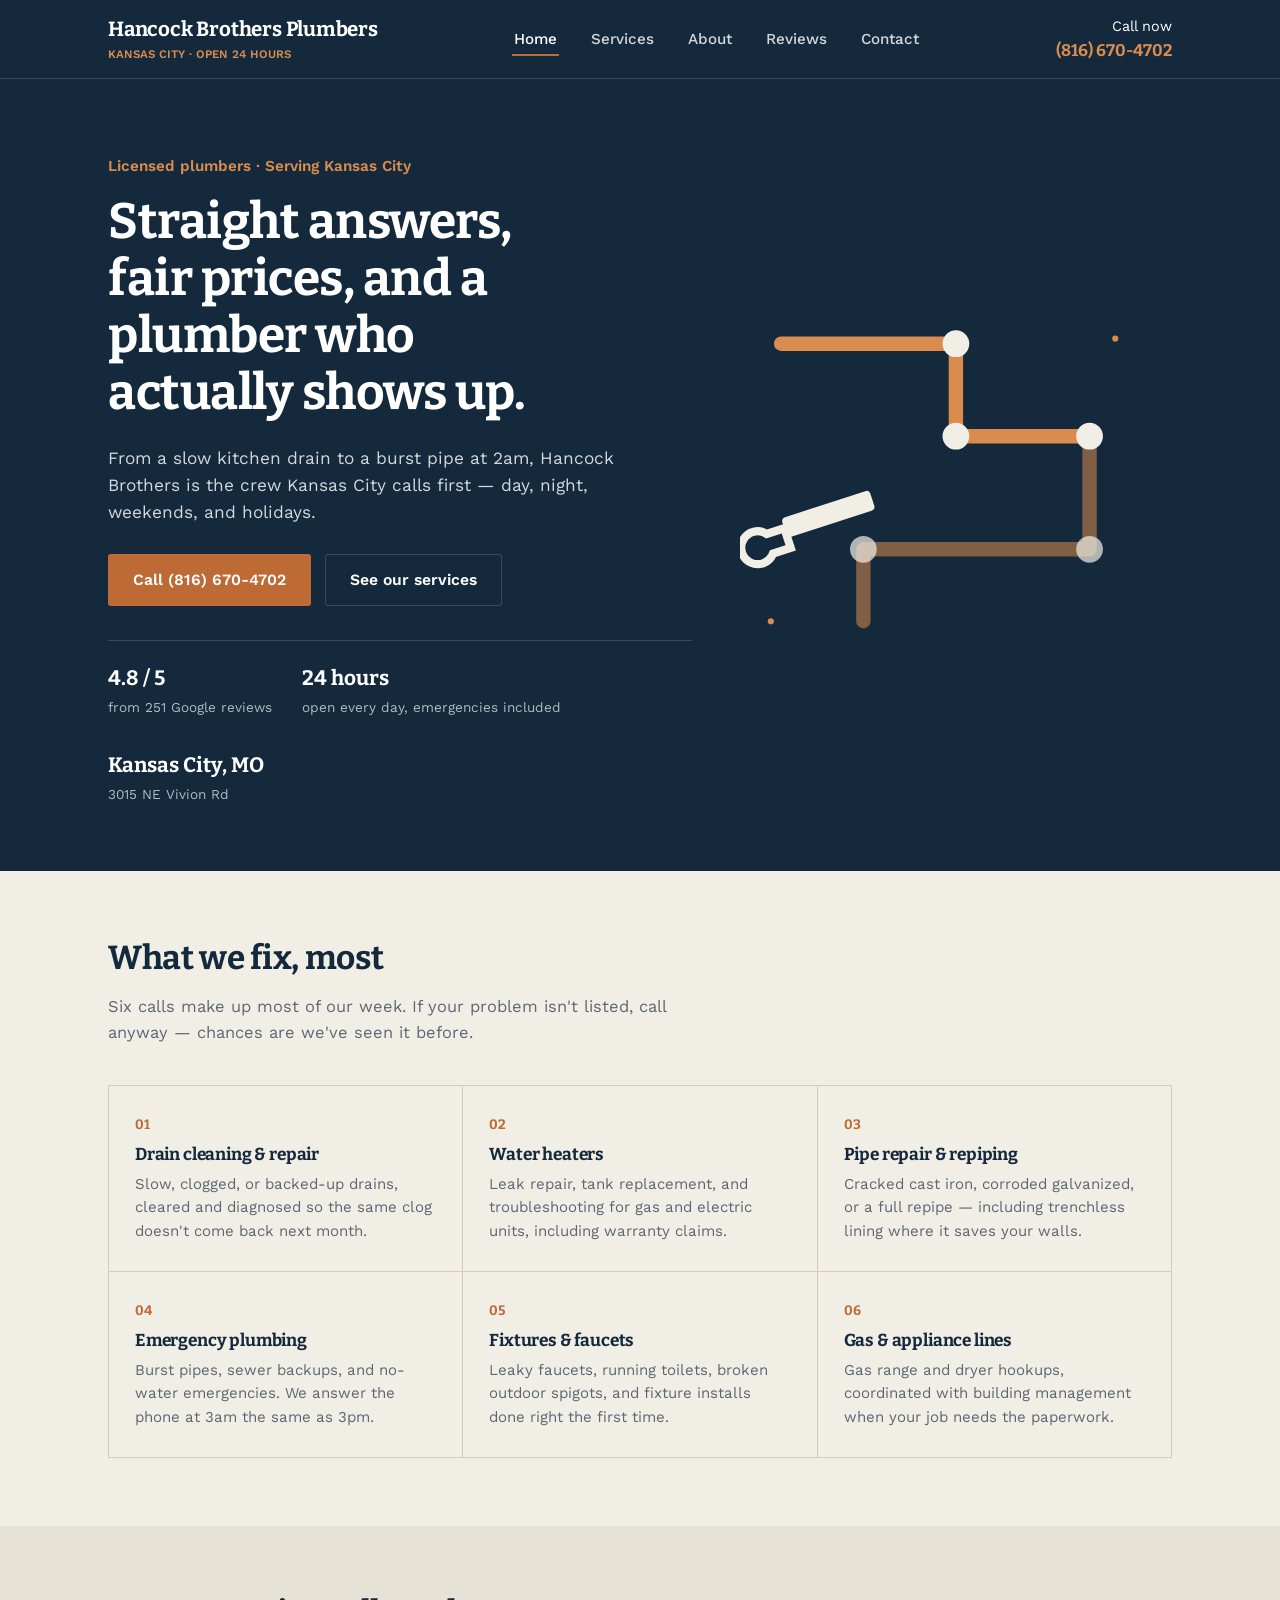
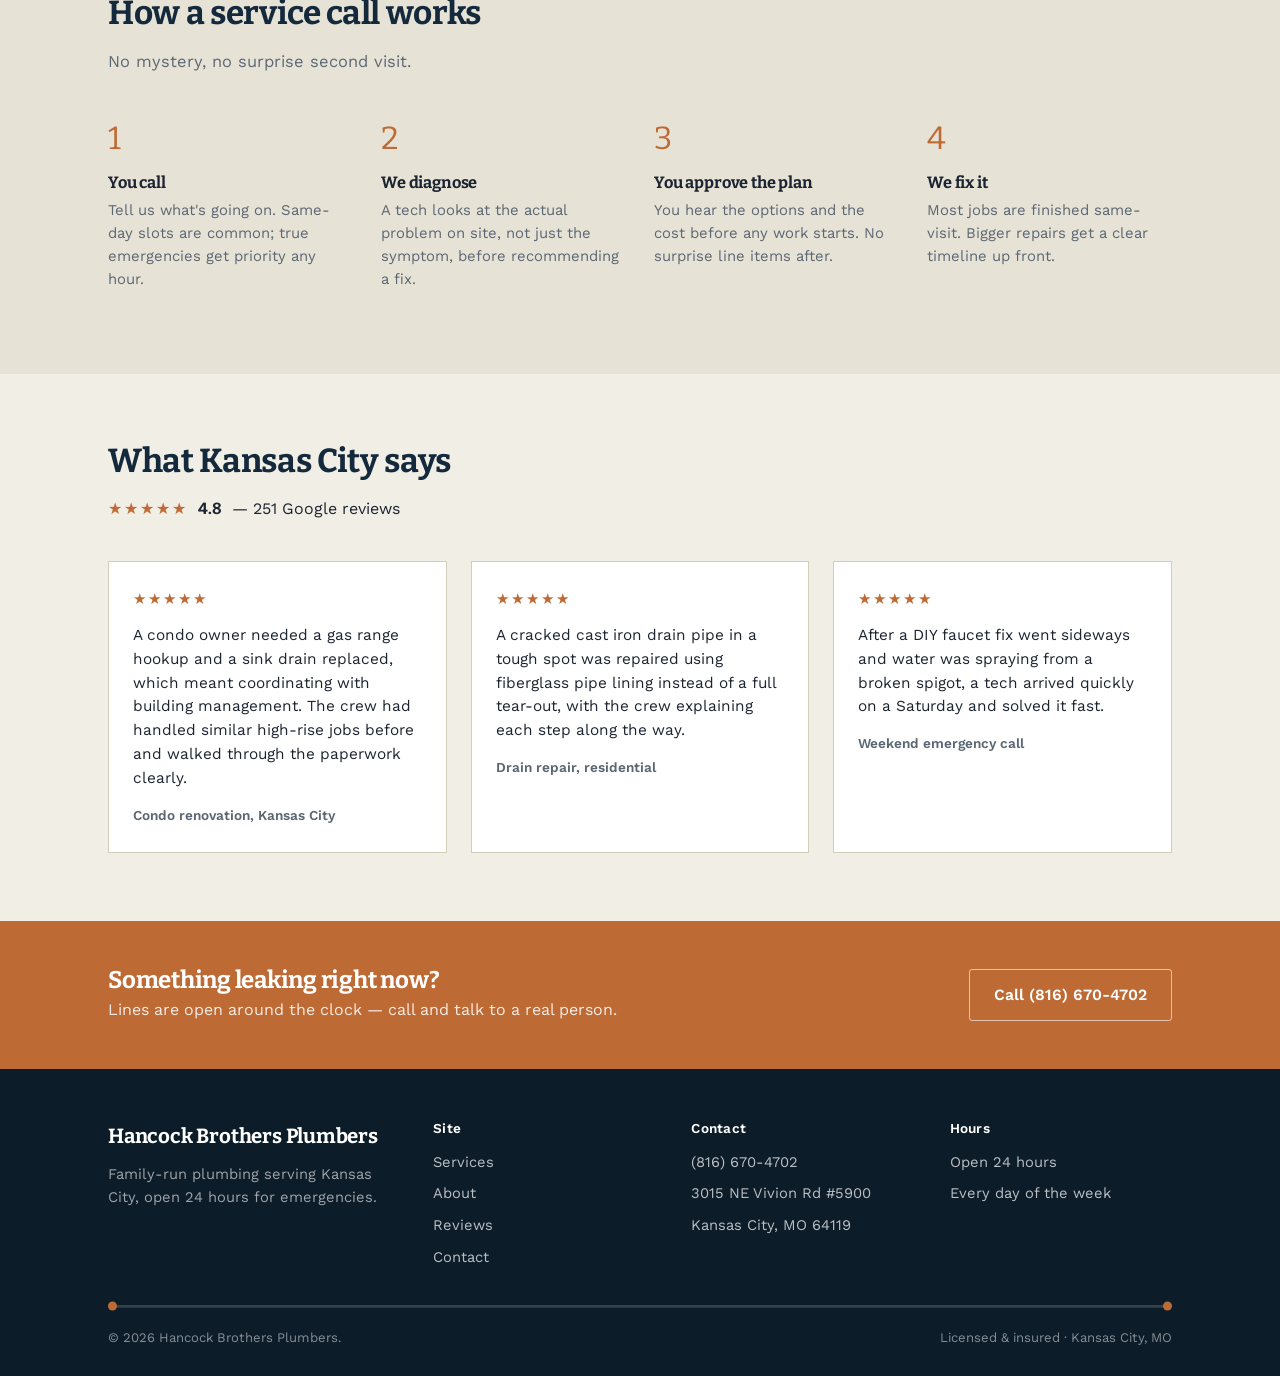
<file: index.html>
<!doctype html>
<html lang="en">
<head>
<meta charset="utf-8">
<meta name="viewport" content="width=device-width, initial-scale=1">
<title>Hancock Brothers Plumbers | Kansas City Plumbing, Open 24 Hours</title>
<meta name="description" content="Hancock Brothers Plumbers serves Kansas City with 24-hour emergency plumbing, drain repair, water heaters, and repiping. Rated 4.8 from 251 reviews.">
<link rel="preconnect" href="https://fonts.googleapis.com">
<link href="https://fonts.googleapis.com/css2?family=Bitter:wght@600;700&family=Work+Sans:wght@400;500;600&display=swap" rel="stylesheet">
<link rel="stylesheet" href="styles.css">
</head>
<body>

<header class="site-header">
  <div class="wrap">
    <a class="brand" href="index.html">
      <span class="brand-name">Hancock Brothers Plumbers</span>
      <span class="brand-tag">KANSAS CITY · OPEN 24 HOURS</span>
    </a>
    <input type="checkbox" id="nav-toggle" class="nav-toggle">
    <label for="nav-toggle" class="nav-toggle-label" aria-label="Toggle menu">&#9776;</label>
    <ul class="nav-links">
      <li><a href="index.html" aria-current="page">Home</a></li>
      <li><a href="services.html">Services</a></li>
      <li><a href="about.html">About</a></li>
      <li><a href="reviews.html">Reviews</a></li>
      <li><a href="contact.html">Contact</a></li>
    </ul>
    <div class="header-right">
      <a class="header-phone" href="tel:+18166704702">
        <span>Call now</span>
        <strong>(816) 670-4702</strong>
      </a>
    </div>
  </div>
</header>

<section class="hero">
  <div class="wrap">
    <div>
      <div class="hero-eyebrow">Licensed plumbers · Serving Kansas City</div>
      <h1>Straight answers, fair prices, and a plumber who actually shows up.</h1>
      <p class="lead">From a slow kitchen drain to a burst pipe at 2am, Hancock Brothers is the crew Kansas City calls first — day, night, weekends, and holidays.</p>
      <div class="hero-ctas">
        <a class="btn btn-copper" href="tel:+18166704702">Call (816) 670-4702</a>
        <a class="btn btn-outline" href="services.html">See our services</a>
      </div>
      <div class="hero-stats">
        <div class="hero-stat">
          <b>4.8 / 5</b>
          <span>from 251 Google reviews</span>
        </div>
        <div class="hero-stat">
          <b>24 hours</b>
          <span>open every day, emergencies included</span>
        </div>
        <div class="hero-stat">
          <b>Kansas City, MO</b>
          <span>3015 NE Vivion Rd</span>
        </div>
      </div>
    </div>
    <div>
      <svg class="pipe-art" viewBox="0 0 420 380" xmlns="http://www.w3.org/2000/svg" role="img" aria-label="Illustration of a plumbing pipe run with fittings and a wrench">
        <rect x="0" y="0" width="420" height="380" fill="none"/>
        <path d="M40 60 H210 V150 H340" fill="none" stroke="#D98C4E" stroke-width="14" stroke-linecap="round" stroke-linejoin="round"/>
        <path d="M340 150 V260 H120 V330" fill="none" stroke="#D98C4E" stroke-width="14" stroke-linecap="round" stroke-linejoin="round" opacity="0.55"/>
        <circle cx="210" cy="60" r="13" fill="#F1EEE6"/>
        <circle cx="210" cy="150" r="13" fill="#F1EEE6"/>
        <circle cx="340" cy="150" r="13" fill="#F1EEE6"/>
        <circle cx="340" cy="260" r="13" fill="#F1EEE6" opacity="0.7"/>
        <circle cx="120" cy="260" r="13" fill="#F1EEE6" opacity="0.7"/>
        <g transform="translate(40,230) rotate(-18)">
          <rect x="0" y="0" width="90" height="20" rx="4" fill="#F1EEE6"/>
          <path d="M0 10 h-18 a16 16 0 1 0 0 20 h18z" fill="none" stroke="#F1EEE6" stroke-width="8"/>
        </g>
        <circle cx="365" cy="55" r="3" fill="#D98C4E"/>
        <circle cx="30" cy="330" r="3" fill="#D98C4E"/>
      </svg>
    </div>
  </div>
</section>

<section class="section">
  <div class="wrap">
    <div class="section-head">
      <h2>What we fix, most</h2>
      <p>Six calls make up most of our week. If your problem isn't listed, call anyway — chances are we've seen it before.</p>
    </div>
    <div class="service-grid">
      <div class="service-card">
        <span class="num">01</span>
        <h3>Drain cleaning &amp; repair</h3>
        <p>Slow, clogged, or backed-up drains, cleared and diagnosed so the same clog doesn't come back next month.</p>
      </div>
      <div class="service-card">
        <span class="num">02</span>
        <h3>Water heaters</h3>
        <p>Leak repair, tank replacement, and troubleshooting for gas and electric units, including warranty claims.</p>
      </div>
      <div class="service-card">
        <span class="num">03</span>
        <h3>Pipe repair &amp; repiping</h3>
        <p>Cracked cast iron, corroded galvanized, or a full repipe — including trenchless lining where it saves your walls.</p>
      </div>
      <div class="service-card">
        <span class="num">04</span>
        <h3>Emergency plumbing</h3>
        <p>Burst pipes, sewer backups, and no-water emergencies. We answer the phone at 3am the same as 3pm.</p>
      </div>
      <div class="service-card">
        <span class="num">05</span>
        <h3>Fixtures &amp; faucets</h3>
        <p>Leaky faucets, running toilets, broken outdoor spigots, and fixture installs done right the first time.</p>
      </div>
      <div class="service-card">
        <span class="num">06</span>
        <h3>Gas &amp; appliance lines</h3>
        <p>Gas range and dryer hookups, coordinated with building management when your job needs the paperwork.</p>
      </div>
    </div>
  </div>
</section>

<section class="section section-dim">
  <div class="wrap">
    <div class="section-head">
      <h2>How a service call works</h2>
      <p>No mystery, no surprise second visit.</p>
    </div>
    <div class="process">
      <div class="process-step">
        <span class="step-num">1</span>
        <h3>You call</h3>
        <p>Tell us what's going on. Same-day slots are common; true emergencies get priority any hour.</p>
      </div>
      <div class="process-step">
        <span class="step-num">2</span>
        <h3>We diagnose</h3>
        <p>A tech looks at the actual problem on site, not just the symptom, before recommending a fix.</p>
      </div>
      <div class="process-step">
        <span class="step-num">3</span>
        <h3>You approve the plan</h3>
        <p>You hear the options and the cost before any work starts. No surprise line items after.</p>
      </div>
      <div class="process-step">
        <span class="step-num">4</span>
        <h3>We fix it</h3>
        <p>Most jobs are finished same-visit. Bigger repairs get a clear timeline up front.</p>
      </div>
    </div>
  </div>
</section>

<section class="section">
  <div class="wrap">
    <div class="section-head">
      <h2>What Kansas City says</h2>
      <div class="rating-badge">
        <span class="stars">&#9733;&#9733;&#9733;&#9733;&#9733;</span>
        <b>4.8</b>
        <span>&mdash; 251 Google reviews</span>
      </div>
    </div>
    <div class="testimonial-grid">
      <div class="testimonial">
        <div class="stars">&#9733;&#9733;&#9733;&#9733;&#9733;</div>
        <p>A condo owner needed a gas range hookup and a sink drain replaced, which meant coordinating with building management. The crew had handled similar high-rise jobs before and walked through the paperwork clearly.</p>
        <div class="who">Condo renovation, Kansas City</div>
      </div>
      <div class="testimonial">
        <div class="stars">&#9733;&#9733;&#9733;&#9733;&#9733;</div>
        <p>A cracked cast iron drain pipe in a tough spot was repaired using fiberglass pipe lining instead of a full tear-out, with the crew explaining each step along the way.</p>
        <div class="who">Drain repair, residential</div>
      </div>
      <div class="testimonial">
        <div class="stars">&#9733;&#9733;&#9733;&#9733;&#9733;</div>
        <p>After a DIY faucet fix went sideways and water was spraying from a broken spigot, a tech arrived quickly on a Saturday and solved it fast.</p>
        <div class="who">Weekend emergency call</div>
      </div>
    </div>
  </div>
</section>

<section class="cta-band">
  <div class="wrap">
    <div>
      <h2>Something leaking right now?</h2>
      <p>Lines are open around the clock — call and talk to a real person.</p>
    </div>
    <a class="btn btn-outline" href="tel:+18166704702">Call (816) 670-4702</a>
  </div>
</section>

<footer class="site-footer">
  <div class="wrap">
    <div class="footer-grid">
      <div class="footer-brand">
        <span class="brand-name">Hancock Brothers Plumbers</span>
        <p>Family-run plumbing serving Kansas City, open 24 hours for emergencies.</p>
      </div>
      <div>
        <h4>Site</h4>
        <ul>
          <li><a href="services.html">Services</a></li>
          <li><a href="about.html">About</a></li>
          <li><a href="reviews.html">Reviews</a></li>
          <li><a href="contact.html">Contact</a></li>
        </ul>
      </div>
      <div>
        <h4>Contact</h4>
        <ul>
          <li><a href="tel:+18166704702">(816) 670-4702</a></li>
          <li>3015 NE Vivion Rd #5900</li>
          <li>Kansas City, MO 64119</li>
        </ul>
      </div>
      <div>
        <h4>Hours</h4>
        <ul>
          <li>Open 24 hours</li>
          <li>Every day of the week</li>
        </ul>
      </div>
    </div>
    <div class="pipe-rule on-navy"></div>
    <div class="footer-bottom" style="padding-top:20px;">
      <span>&copy; 2026 Hancock Brothers Plumbers.</span>
      <span>Licensed &amp; insured · Kansas City, MO</span>
    </div>
  </div>
</footer>

</body>
</html>
</file>
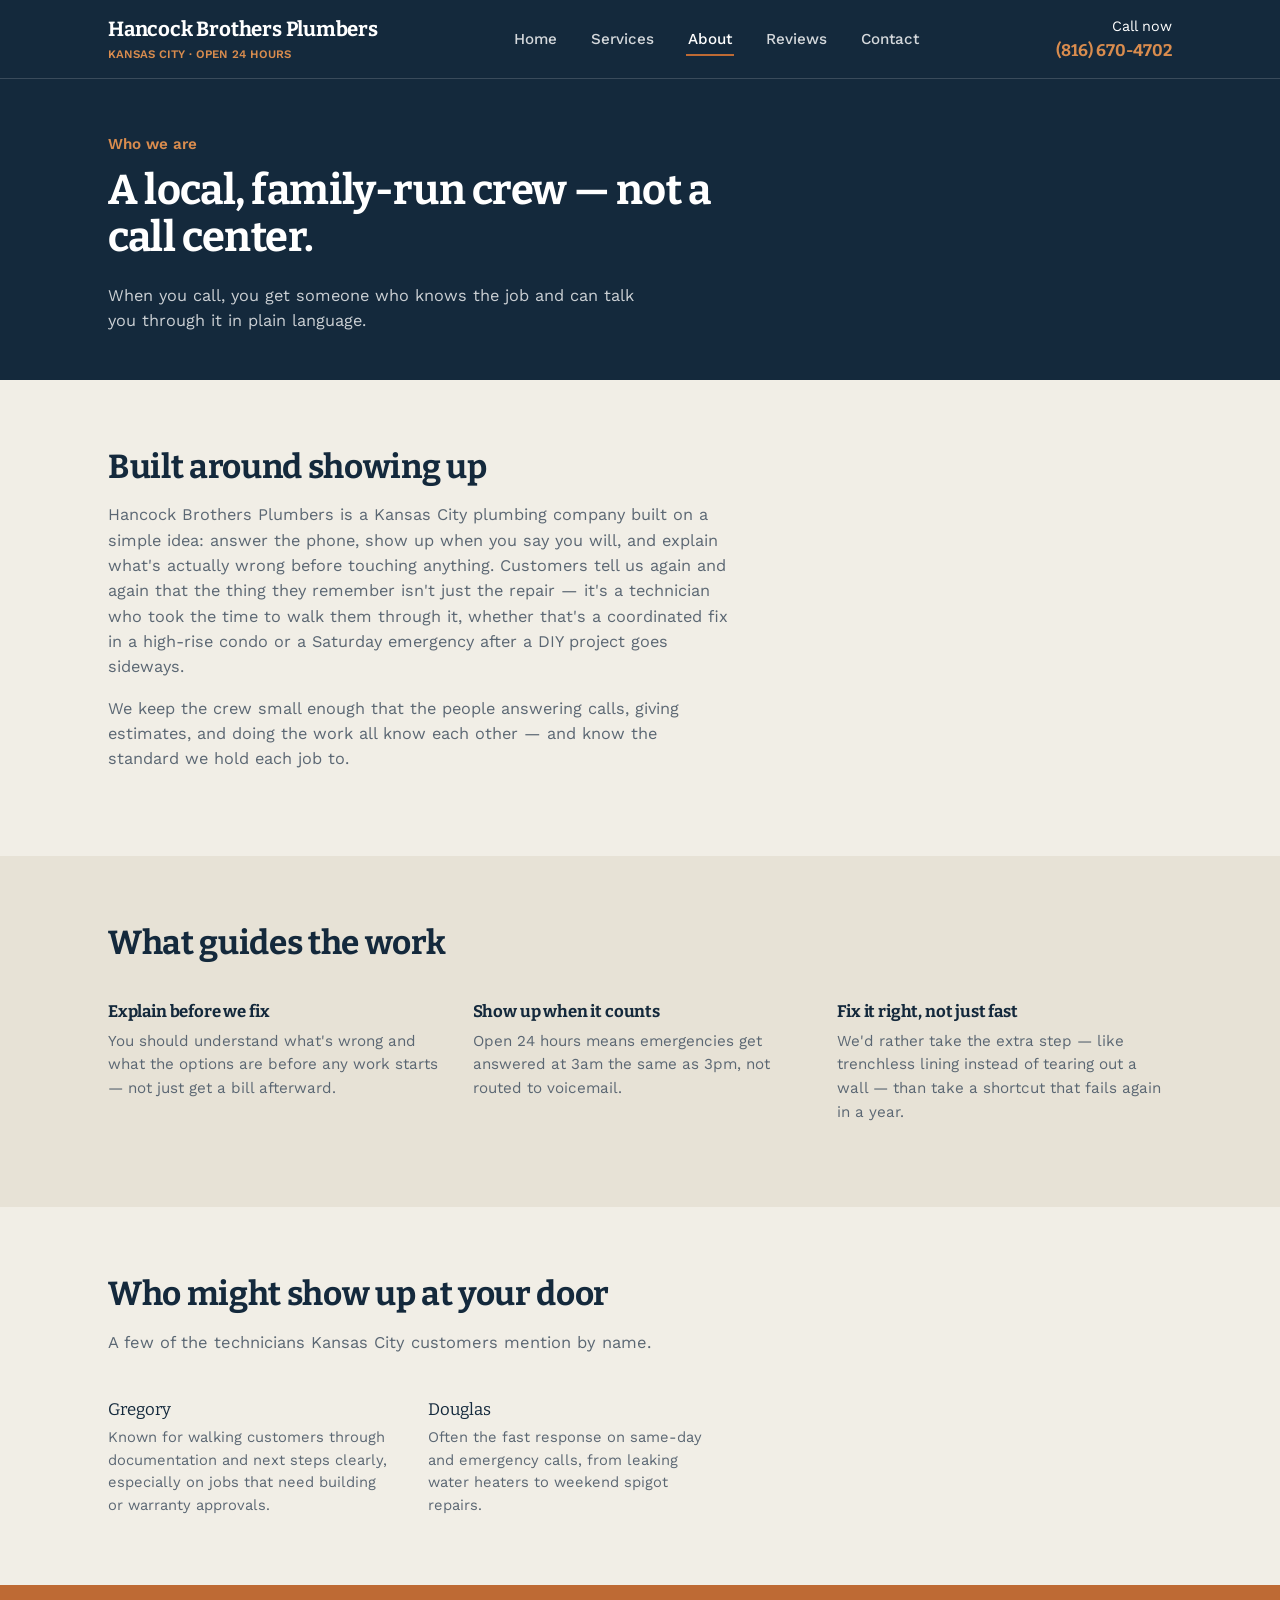
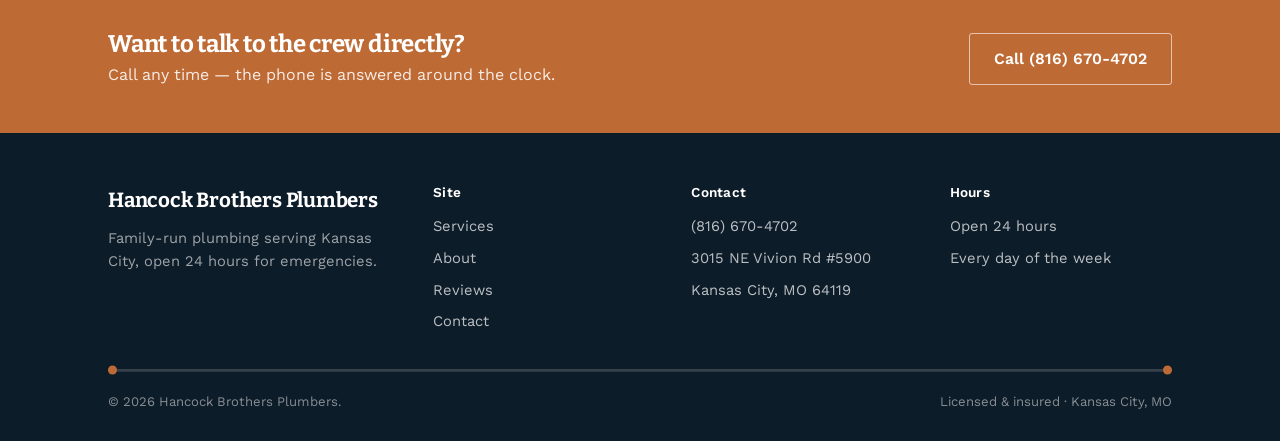
<file: about.html>
<!doctype html>
<html lang="en">
<head>
<meta charset="utf-8">
<meta name="viewport" content="width=device-width, initial-scale=1">
<title>About | Hancock Brothers Plumbers</title>
<meta name="description" content="Hancock Brothers Plumbers is a family-run plumbing company serving Kansas City around the clock.">
<link rel="preconnect" href="https://fonts.googleapis.com">
<link href="https://fonts.googleapis.com/css2?family=Bitter:wght@600;700&family=Work+Sans:wght@400;500;600&display=swap" rel="stylesheet">
<link rel="stylesheet" href="styles.css">
</head>
<body>

<header class="site-header">
  <div class="wrap">
    <a class="brand" href="index.html">
      <span class="brand-name">Hancock Brothers Plumbers</span>
      <span class="brand-tag">KANSAS CITY · OPEN 24 HOURS</span>
    </a>
    <input type="checkbox" id="nav-toggle" class="nav-toggle">
    <label for="nav-toggle" class="nav-toggle-label" aria-label="Toggle menu">&#9776;</label>
    <ul class="nav-links">
      <li><a href="index.html">Home</a></li>
      <li><a href="services.html">Services</a></li>
      <li><a href="about.html" aria-current="page">About</a></li>
      <li><a href="reviews.html">Reviews</a></li>
      <li><a href="contact.html">Contact</a></li>
    </ul>
    <div class="header-right">
      <a class="header-phone" href="tel:+18166704702">
        <span>Call now</span>
        <strong>(816) 670-4702</strong>
      </a>
    </div>
  </div>
</header>

<section class="page-hero">
  <div class="wrap">
    <div class="hero-eyebrow">Who we are</div>
    <h1>A local, family-run crew — not a call center.</h1>
    <p>When you call, you get someone who knows the job and can talk you through it in plain language.</p>
  </div>
</section>

<section class="section">
  <div class="wrap">
    <div class="section-head" style="margin-bottom:8px;">
      <h2>Built around showing up</h2>
    </div>
    <p class="measure" style="color:var(--steel); font-size:1.02rem;">Hancock Brothers Plumbers is a Kansas City plumbing company built on a simple idea: answer the phone, show up when you say you will, and explain what's actually wrong before touching anything. Customers tell us again and again that the thing they remember isn't just the repair — it's a technician who took the time to walk them through it, whether that's a coordinated fix in a high-rise condo or a Saturday emergency after a DIY project goes sideways.</p>
    <p class="measure" style="color:var(--steel); font-size:1.02rem;">We keep the crew small enough that the people answering calls, giving estimates, and doing the work all know each other — and know the standard we hold each job to.</p>
  </div>
</section>

<section class="section section-dim">
  <div class="wrap">
    <div class="section-head">
      <h2>What guides the work</h2>
    </div>
    <div class="value-grid">
      <div class="value-card">
        <h3>Explain before we fix</h3>
        <p>You should understand what's wrong and what the options are before any work starts — not just get a bill afterward.</p>
      </div>
      <div class="value-card">
        <h3>Show up when it counts</h3>
        <p>Open 24 hours means emergencies get answered at 3am the same as 3pm, not routed to voicemail.</p>
      </div>
      <div class="value-card">
        <h3>Fix it right, not just fast</h3>
        <p>We'd rather take the extra step — like trenchless lining instead of tearing out a wall — than take a shortcut that fails again in a year.</p>
      </div>
    </div>
  </div>
</section>

<section class="section">
  <div class="wrap">
    <div class="section-head">
      <h2>Who might show up at your door</h2>
      <p>A few of the technicians Kansas City customers mention by name.</p>
    </div>
    <div class="crew-row">
      <div class="crew-item">
        <div class="crew-name">Gregory</div>
        <p>Known for walking customers through documentation and next steps clearly, especially on jobs that need building or warranty approvals.</p>
      </div>
      <div class="crew-item">
        <div class="crew-name">Douglas</div>
        <p>Often the fast response on same-day and emergency calls, from leaking water heaters to weekend spigot repairs.</p>
      </div>
    </div>
  </div>
</section>

<section class="cta-band">
  <div class="wrap">
    <div>
      <h2>Want to talk to the crew directly?</h2>
      <p>Call any time — the phone is answered around the clock.</p>
    </div>
    <a class="btn btn-outline" href="tel:+18166704702">Call (816) 670-4702</a>
  </div>
</section>

<footer class="site-footer">
  <div class="wrap">
    <div class="footer-grid">
      <div class="footer-brand">
        <span class="brand-name">Hancock Brothers Plumbers</span>
        <p>Family-run plumbing serving Kansas City, open 24 hours for emergencies.</p>
      </div>
      <div>
        <h4>Site</h4>
        <ul>
          <li><a href="services.html">Services</a></li>
          <li><a href="about.html">About</a></li>
          <li><a href="reviews.html">Reviews</a></li>
          <li><a href="contact.html">Contact</a></li>
        </ul>
      </div>
      <div>
        <h4>Contact</h4>
        <ul>
          <li><a href="tel:+18166704702">(816) 670-4702</a></li>
          <li>3015 NE Vivion Rd #5900</li>
          <li>Kansas City, MO 64119</li>
        </ul>
      </div>
      <div>
        <h4>Hours</h4>
        <ul>
          <li>Open 24 hours</li>
          <li>Every day of the week</li>
        </ul>
      </div>
    </div>
    <div class="pipe-rule on-navy"></div>
    <div class="footer-bottom" style="padding-top:20px;">
      <span>&copy; 2026 Hancock Brothers Plumbers.</span>
      <span>Licensed &amp; insured · Kansas City, MO</span>
    </div>
  </div>
</footer>

</body>
</html>
</file>
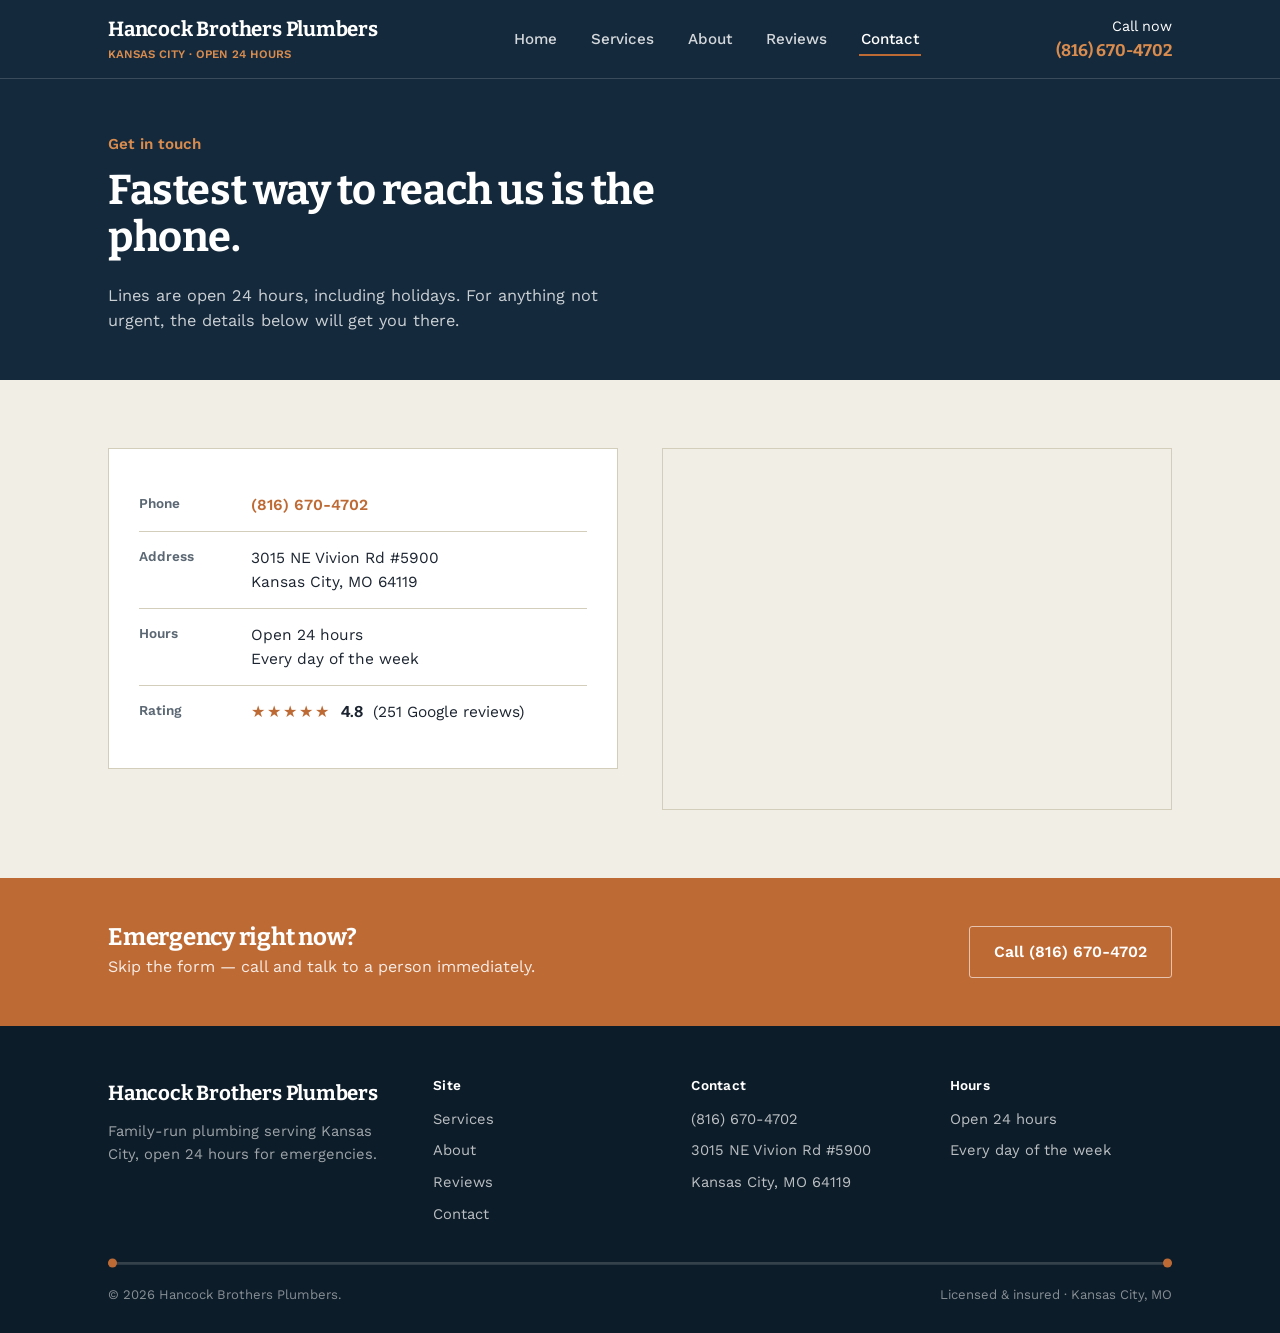
<file: contact.html>
<!doctype html>
<html lang="en">
<head>
<meta charset="utf-8">
<meta name="viewport" content="width=device-width, initial-scale=1">
<title>Contact | Hancock Brothers Plumbers</title>
<meta name="description" content="Call Hancock Brothers Plumbers at (816) 670-4702, open 24 hours. Located at 3015 NE Vivion Rd #5900, Kansas City, MO 64119.">
<link rel="preconnect" href="https://fonts.googleapis.com">
<link href="https://fonts.googleapis.com/css2?family=Bitter:wght@600;700&family=Work+Sans:wght@400;500;600&display=swap" rel="stylesheet">
<link rel="stylesheet" href="styles.css">
</head>
<body>

<header class="site-header">
  <div class="wrap">
    <a class="brand" href="index.html">
      <span class="brand-name">Hancock Brothers Plumbers</span>
      <span class="brand-tag">KANSAS CITY · OPEN 24 HOURS</span>
    </a>
    <input type="checkbox" id="nav-toggle" class="nav-toggle">
    <label for="nav-toggle" class="nav-toggle-label" aria-label="Toggle menu">&#9776;</label>
    <ul class="nav-links">
      <li><a href="index.html">Home</a></li>
      <li><a href="services.html">Services</a></li>
      <li><a href="about.html">About</a></li>
      <li><a href="reviews.html">Reviews</a></li>
      <li><a href="contact.html" aria-current="page">Contact</a></li>
    </ul>
    <div class="header-right">
      <a class="header-phone" href="tel:+18166704702">
        <span>Call now</span>
        <strong>(816) 670-4702</strong>
      </a>
    </div>
  </div>
</header>

<section class="page-hero">
  <div class="wrap">
    <div class="hero-eyebrow">Get in touch</div>
    <h1>Fastest way to reach us is the phone.</h1>
    <p>Lines are open 24 hours, including holidays. For anything not urgent, the details below will get you there.</p>
  </div>
</section>

<section class="section">
  <div class="wrap">
    <div class="contact-grid">
      <div class="contact-card">
        <div class="contact-row">
          <div class="label">Phone</div>
          <div class="value"><a href="tel:+18166704702">(816) 670-4702</a></div>
        </div>
        <div class="contact-row">
          <div class="label">Address</div>
          <div class="value">3015 NE Vivion Rd #5900<br>Kansas City, MO 64119</div>
        </div>
        <div class="contact-row">
          <div class="label">Hours</div>
          <div class="value">Open 24 hours<br>Every day of the week</div>
        </div>
        <div class="contact-row">
          <div class="label">Rating</div>
          <div class="value">
            <div class="rating-badge">
              <span class="stars">&#9733;&#9733;&#9733;&#9733;&#9733;</span>
              <b>4.8</b>
              <span>(251 Google reviews)</span>
            </div>
          </div>
        </div>
      </div>
      <div class="map-frame">
        <iframe
          src="https://www.google.com/maps?q=Hancock+Brothers+Plumbers,3015+NE+Vivion+Rd+%235900,Kansas+City,MO+64119&output=embed"
          loading="lazy"
          referrerpolicy="no-referrer-when-downgrade"
          title="Map showing Hancock Brothers Plumbers location">
        </iframe>
      </div>
    </div>
  </div>
</section>

<section class="cta-band">
  <div class="wrap">
    <div>
      <h2>Emergency right now?</h2>
      <p>Skip the form — call and talk to a person immediately.</p>
    </div>
    <a class="btn btn-outline" href="tel:+18166704702">Call (816) 670-4702</a>
  </div>
</section>

<footer class="site-footer">
  <div class="wrap">
    <div class="footer-grid">
      <div class="footer-brand">
        <span class="brand-name">Hancock Brothers Plumbers</span>
        <p>Family-run plumbing serving Kansas City, open 24 hours for emergencies.</p>
      </div>
      <div>
        <h4>Site</h4>
        <ul>
          <li><a href="services.html">Services</a></li>
          <li><a href="about.html">About</a></li>
          <li><a href="reviews.html">Reviews</a></li>
          <li><a href="contact.html">Contact</a></li>
        </ul>
      </div>
      <div>
        <h4>Contact</h4>
        <ul>
          <li><a href="tel:+18166704702">(816) 670-4702</a></li>
          <li>3015 NE Vivion Rd #5900</li>
          <li>Kansas City, MO 64119</li>
        </ul>
      </div>
      <div>
        <h4>Hours</h4>
        <ul>
          <li>Open 24 hours</li>
          <li>Every day of the week</li>
        </ul>
      </div>
    </div>
    <div class="pipe-rule on-navy"></div>
    <div class="footer-bottom" style="padding-top:20px;">
      <span>&copy; 2026 Hancock Brothers Plumbers.</span>
      <span>Licensed &amp; insured · Kansas City, MO</span>
    </div>
  </div>
</footer>

</body>
</html>
</file>
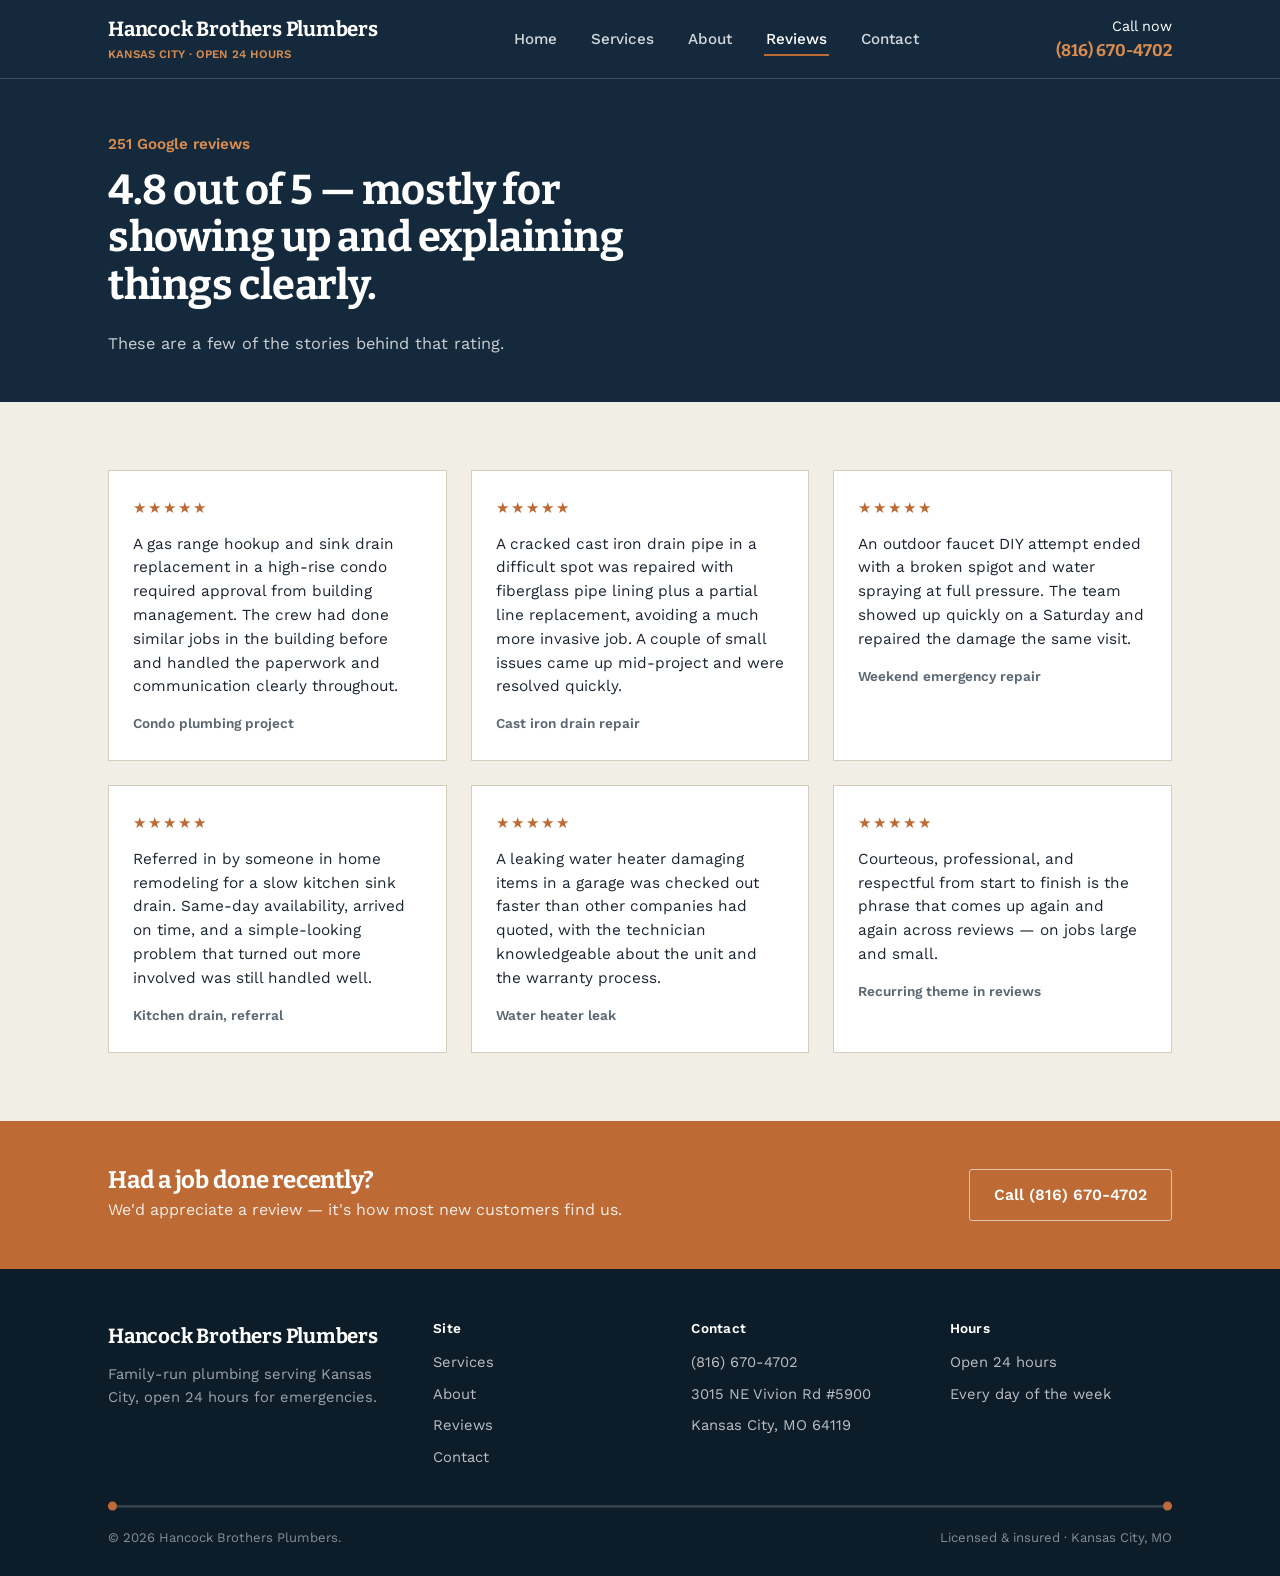
<file: reviews.html>
<!doctype html>
<html lang="en">
<head>
<meta charset="utf-8">
<meta name="viewport" content="width=device-width, initial-scale=1">
<title>Reviews | Hancock Brothers Plumbers</title>
<meta name="description" content="Rated 4.8 from 251 Google reviews. Read what Kansas City customers say about Hancock Brothers Plumbers.">
<link rel="preconnect" href="https://fonts.googleapis.com">
<link href="https://fonts.googleapis.com/css2?family=Bitter:wght@600;700&family=Work+Sans:wght@400;500;600&display=swap" rel="stylesheet">
<link rel="stylesheet" href="styles.css">
</head>
<body>

<header class="site-header">
  <div class="wrap">
    <a class="brand" href="index.html">
      <span class="brand-name">Hancock Brothers Plumbers</span>
      <span class="brand-tag">KANSAS CITY · OPEN 24 HOURS</span>
    </a>
    <input type="checkbox" id="nav-toggle" class="nav-toggle">
    <label for="nav-toggle" class="nav-toggle-label" aria-label="Toggle menu">&#9776;</label>
    <ul class="nav-links">
      <li><a href="index.html">Home</a></li>
      <li><a href="services.html">Services</a></li>
      <li><a href="about.html">About</a></li>
      <li><a href="reviews.html" aria-current="page">Reviews</a></li>
      <li><a href="contact.html">Contact</a></li>
    </ul>
    <div class="header-right">
      <a class="header-phone" href="tel:+18166704702">
        <span>Call now</span>
        <strong>(816) 670-4702</strong>
      </a>
    </div>
  </div>
</header>

<section class="page-hero">
  <div class="wrap">
    <div class="hero-eyebrow">251 Google reviews</div>
    <h1>4.8 out of 5 — mostly for showing up and explaining things clearly.</h1>
    <p>These are a few of the stories behind that rating.</p>
  </div>
</section>

<section class="section">
  <div class="wrap">
    <div class="testimonial-grid">
      <div class="testimonial">
        <div class="stars">&#9733;&#9733;&#9733;&#9733;&#9733;</div>
        <p>A gas range hookup and sink drain replacement in a high-rise condo required approval from building management. The crew had done similar jobs in the building before and handled the paperwork and communication clearly throughout.</p>
        <div class="who">Condo plumbing project</div>
      </div>
      <div class="testimonial">
        <div class="stars">&#9733;&#9733;&#9733;&#9733;&#9733;</div>
        <p>A cracked cast iron drain pipe in a difficult spot was repaired with fiberglass pipe lining plus a partial line replacement, avoiding a much more invasive job. A couple of small issues came up mid-project and were resolved quickly.</p>
        <div class="who">Cast iron drain repair</div>
      </div>
      <div class="testimonial">
        <div class="stars">&#9733;&#9733;&#9733;&#9733;&#9733;</div>
        <p>An outdoor faucet DIY attempt ended with a broken spigot and water spraying at full pressure. The team showed up quickly on a Saturday and repaired the damage the same visit.</p>
        <div class="who">Weekend emergency repair</div>
      </div>
      <div class="testimonial">
        <div class="stars">&#9733;&#9733;&#9733;&#9733;&#9733;</div>
        <p>Referred in by someone in home remodeling for a slow kitchen sink drain. Same-day availability, arrived on time, and a simple-looking problem that turned out more involved was still handled well.</p>
        <div class="who">Kitchen drain, referral</div>
      </div>
      <div class="testimonial">
        <div class="stars">&#9733;&#9733;&#9733;&#9733;&#9733;</div>
        <p>A leaking water heater damaging items in a garage was checked out faster than other companies had quoted, with the technician knowledgeable about the unit and the warranty process.</p>
        <div class="who">Water heater leak</div>
      </div>
      <div class="testimonial">
        <div class="stars">&#9733;&#9733;&#9733;&#9733;&#9733;</div>
        <p>Courteous, professional, and respectful from start to finish is the phrase that comes up again and again across reviews — on jobs large and small.</p>
        <div class="who">Recurring theme in reviews</div>
      </div>
    </div>
  </div>
</section>

<section class="cta-band">
  <div class="wrap">
    <div>
      <h2>Had a job done recently?</h2>
      <p>We'd appreciate a review — it's how most new customers find us.</p>
    </div>
    <a class="btn btn-outline" href="tel:+18166704702">Call (816) 670-4702</a>
  </div>
</section>

<footer class="site-footer">
  <div class="wrap">
    <div class="footer-grid">
      <div class="footer-brand">
        <span class="brand-name">Hancock Brothers Plumbers</span>
        <p>Family-run plumbing serving Kansas City, open 24 hours for emergencies.</p>
      </div>
      <div>
        <h4>Site</h4>
        <ul>
          <li><a href="services.html">Services</a></li>
          <li><a href="about.html">About</a></li>
          <li><a href="reviews.html">Reviews</a></li>
          <li><a href="contact.html">Contact</a></li>
        </ul>
      </div>
      <div>
        <h4>Contact</h4>
        <ul>
          <li><a href="tel:+18166704702">(816) 670-4702</a></li>
          <li>3015 NE Vivion Rd #5900</li>
          <li>Kansas City, MO 64119</li>
        </ul>
      </div>
      <div>
        <h4>Hours</h4>
        <ul>
          <li>Open 24 hours</li>
          <li>Every day of the week</li>
        </ul>
      </div>
    </div>
    <div class="pipe-rule on-navy"></div>
    <div class="footer-bottom" style="padding-top:20px;">
      <span>&copy; 2026 Hancock Brothers Plumbers.</span>
      <span>Licensed &amp; insured · Kansas City, MO</span>
    </div>
  </div>
</footer>

</body>
</html>
</file>
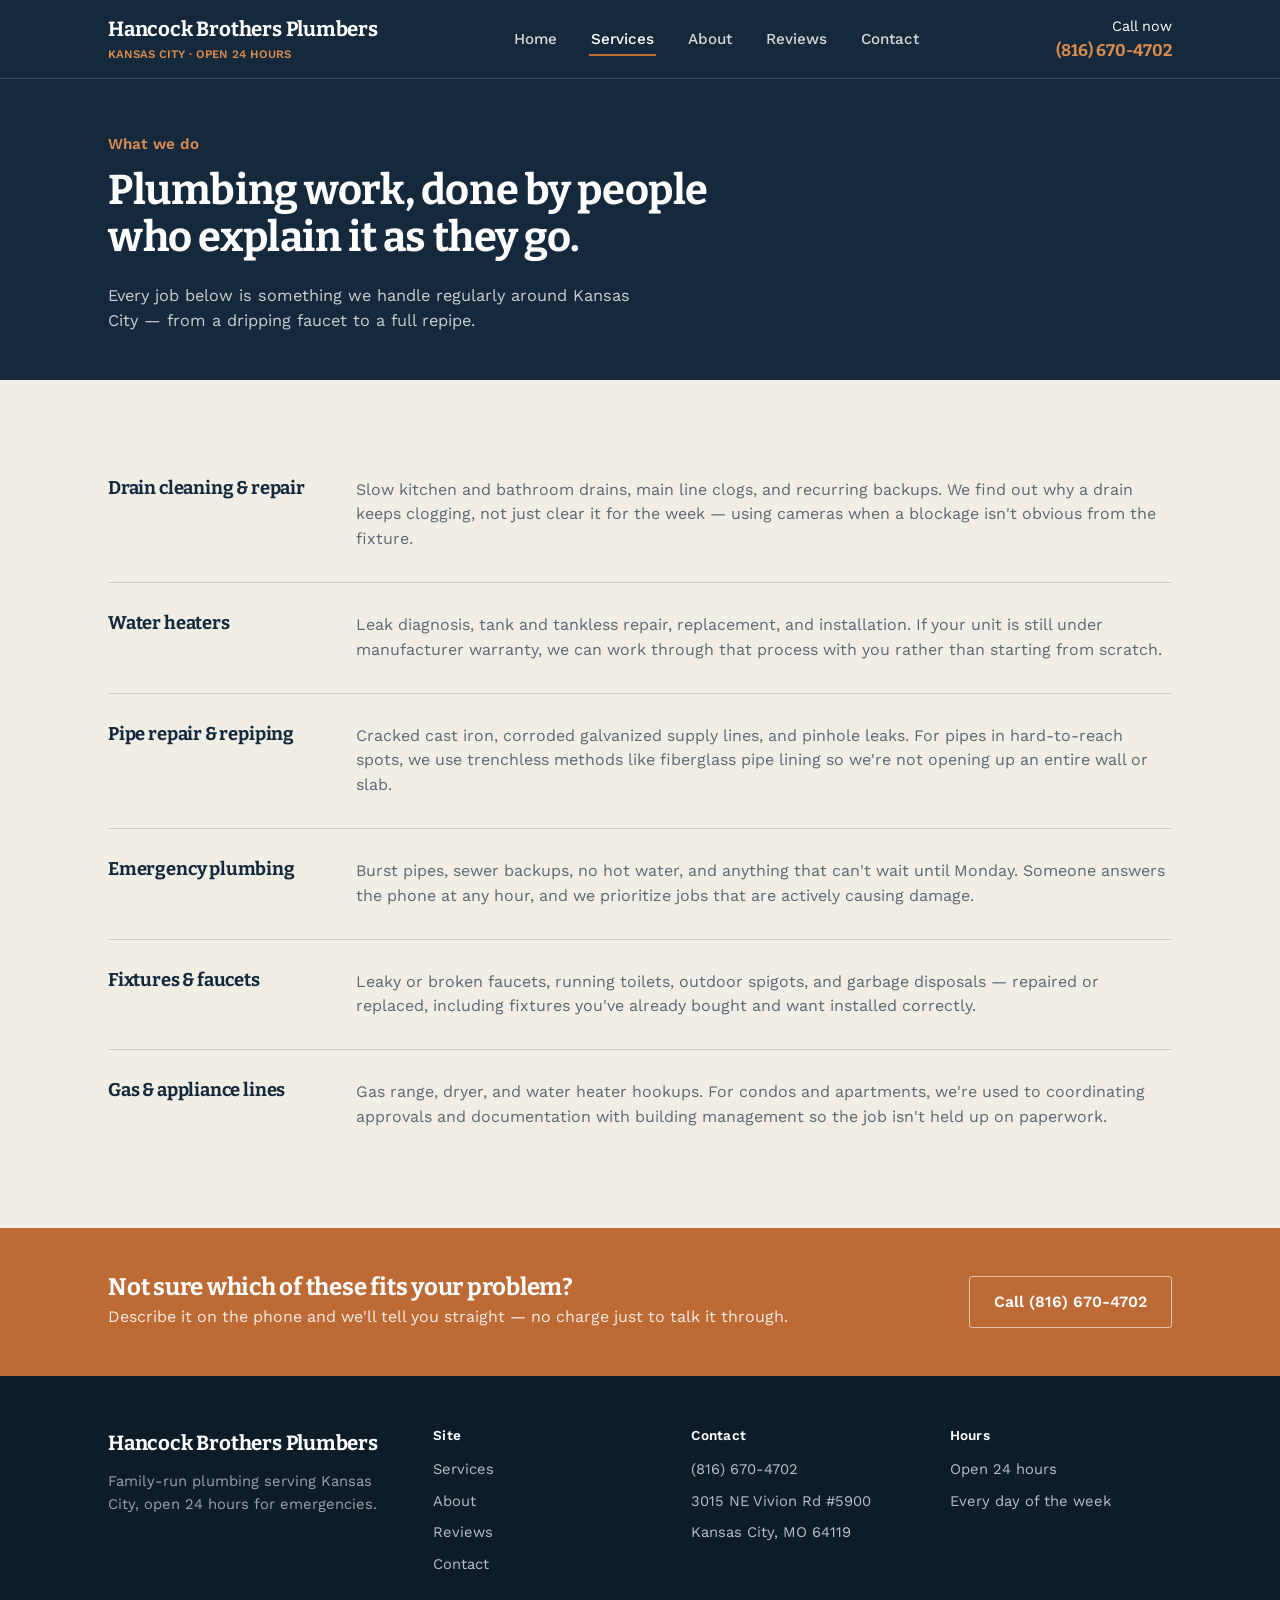
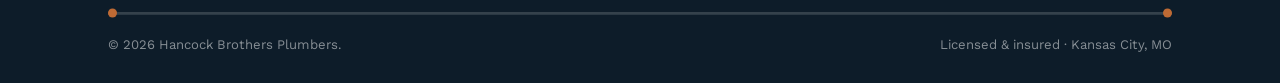
<file: services.html>
<!doctype html>
<html lang="en">
<head>
<meta charset="utf-8">
<meta name="viewport" content="width=device-width, initial-scale=1">
<title>Services | Hancock Brothers Plumbers</title>
<meta name="description" content="Drain cleaning, water heaters, pipe repair and repiping, emergency plumbing, fixtures, and gas lines — Hancock Brothers Plumbers, Kansas City.">
<link rel="preconnect" href="https://fonts.googleapis.com">
<link href="https://fonts.googleapis.com/css2?family=Bitter:wght@600;700&family=Work+Sans:wght@400;500;600&display=swap" rel="stylesheet">
<link rel="stylesheet" href="styles.css">
</head>
<body>

<header class="site-header">
  <div class="wrap">
    <a class="brand" href="index.html">
      <span class="brand-name">Hancock Brothers Plumbers</span>
      <span class="brand-tag">KANSAS CITY · OPEN 24 HOURS</span>
    </a>
    <input type="checkbox" id="nav-toggle" class="nav-toggle">
    <label for="nav-toggle" class="nav-toggle-label" aria-label="Toggle menu">&#9776;</label>
    <ul class="nav-links">
      <li><a href="index.html">Home</a></li>
      <li><a href="services.html" aria-current="page">Services</a></li>
      <li><a href="about.html">About</a></li>
      <li><a href="reviews.html">Reviews</a></li>
      <li><a href="contact.html">Contact</a></li>
    </ul>
    <div class="header-right">
      <a class="header-phone" href="tel:+18166704702">
        <span>Call now</span>
        <strong>(816) 670-4702</strong>
      </a>
    </div>
  </div>
</header>

<section class="page-hero">
  <div class="wrap">
    <div class="hero-eyebrow">What we do</div>
    <h1>Plumbing work, done by people who explain it as they go.</h1>
    <p>Every job below is something we handle regularly around Kansas City — from a dripping faucet to a full repipe.</p>
  </div>
</section>

<section class="section">
  <div class="wrap">

    <div class="service-detail">
      <h3>Drain cleaning &amp; repair</h3>
      <p>Slow kitchen and bathroom drains, main line clogs, and recurring backups. We find out why a drain keeps clogging, not just clear it for the week — using cameras when a blockage isn't obvious from the fixture.</p>
    </div>

    <div class="service-detail">
      <h3>Water heaters</h3>
      <p>Leak diagnosis, tank and tankless repair, replacement, and installation. If your unit is still under manufacturer warranty, we can work through that process with you rather than starting from scratch.</p>
    </div>

    <div class="service-detail">
      <h3>Pipe repair &amp; repiping</h3>
      <p>Cracked cast iron, corroded galvanized supply lines, and pinhole leaks. For pipes in hard-to-reach spots, we use trenchless methods like fiberglass pipe lining so we're not opening up an entire wall or slab.</p>
    </div>

    <div class="service-detail">
      <h3>Emergency plumbing</h3>
      <p>Burst pipes, sewer backups, no hot water, and anything that can't wait until Monday. Someone answers the phone at any hour, and we prioritize jobs that are actively causing damage.</p>
    </div>

    <div class="service-detail">
      <h3>Fixtures &amp; faucets</h3>
      <p>Leaky or broken faucets, running toilets, outdoor spigots, and garbage disposals — repaired or replaced, including fixtures you've already bought and want installed correctly.</p>
    </div>

    <div class="service-detail">
      <h3>Gas &amp; appliance lines</h3>
      <p>Gas range, dryer, and water heater hookups. For condos and apartments, we're used to coordinating approvals and documentation with building management so the job isn't held up on paperwork.</p>
    </div>

  </div>
</section>

<section class="cta-band">
  <div class="wrap">
    <div>
      <h2>Not sure which of these fits your problem?</h2>
      <p>Describe it on the phone and we'll tell you straight — no charge just to talk it through.</p>
    </div>
    <a class="btn btn-outline" href="tel:+18166704702">Call (816) 670-4702</a>
  </div>
</section>

<footer class="site-footer">
  <div class="wrap">
    <div class="footer-grid">
      <div class="footer-brand">
        <span class="brand-name">Hancock Brothers Plumbers</span>
        <p>Family-run plumbing serving Kansas City, open 24 hours for emergencies.</p>
      </div>
      <div>
        <h4>Site</h4>
        <ul>
          <li><a href="services.html">Services</a></li>
          <li><a href="about.html">About</a></li>
          <li><a href="reviews.html">Reviews</a></li>
          <li><a href="contact.html">Contact</a></li>
        </ul>
      </div>
      <div>
        <h4>Contact</h4>
        <ul>
          <li><a href="tel:+18166704702">(816) 670-4702</a></li>
          <li>3015 NE Vivion Rd #5900</li>
          <li>Kansas City, MO 64119</li>
        </ul>
      </div>
      <div>
        <h4>Hours</h4>
        <ul>
          <li>Open 24 hours</li>
          <li>Every day of the week</li>
        </ul>
      </div>
    </div>
    <div class="pipe-rule on-navy"></div>
    <div class="footer-bottom" style="padding-top:20px;">
      <span>&copy; 2026 Hancock Brothers Plumbers.</span>
      <span>Licensed &amp; insured · Kansas City, MO</span>
    </div>
  </div>
</footer>

</body>
</html>
</file>
<file: styles.css>
/* ============================================================
   Hancock Brothers Plumbers — design tokens
   ============================================================ */
:root{
  --navy: #14293C;
  --navy-deep: #0D1C29;
  --copper: #BE6A34;
  --copper-light: #D98C4E;
  --paper: #F1EEE6;
  --paper-dim: #E7E2D6;
  --ink: #1B2430;
  --steel: #5B6773;
  --white: #FFFFFF;
  --line: #D3CDBC;
  --line-on-navy: rgba(255,255,255,0.16);

  --font-head: "Bitter", Georgia, serif;
  --font-body: "Work Sans", -apple-system, BlinkMacSystemFont, "Segoe UI", sans-serif;

  --maxw: 1120px;
}

*,*::before,*::after{ box-sizing: border-box; }
html{ scroll-behavior: smooth; }
body{
  margin:0;
  font-family: var(--font-body);
  color: var(--ink);
  background: var(--paper);
  line-height: 1.55;
  -webkit-font-smoothing: antialiased;
}
img{ max-width:100%; display:block; }
a{ color: inherit; }
h1,h2,h3,h4{
  font-family: var(--font-head);
  font-weight: 700;
  line-height: 1.15;
  margin: 0 0 0.5em 0;
  letter-spacing: -0.01em;
}
p{ margin: 0 0 1em 0; }
.wrap{
  max-width: var(--maxw);
  margin: 0 auto;
  padding: 0 28px;
}
.measure{ max-width: 62ch; }

/* focus visibility */
a:focus-visible, button:focus-visible, .btn:focus-visible{
  outline: 3px solid var(--copper);
  outline-offset: 2px;
}
@media (prefers-reduced-motion: reduce){
  *{ animation-duration: 0.001ms !important; transition-duration: 0.001ms !important; scroll-behavior:auto !important; }
}

/* ---------------- buttons ---------------- */
.btn{
  display:inline-flex;
  align-items:center;
  gap:10px;
  padding: 13px 24px;
  border-radius: 3px;
  font-weight: 600;
  font-size: 0.98rem;
  text-decoration: none;
  border: 1.5px solid transparent;
  cursor:pointer;
  transition: background 0.15s ease, color 0.15s ease, border-color 0.15s ease, transform 0.1s ease;
}
.btn-copper{
  background: var(--copper);
  color: var(--white);
}
.btn-copper:hover{ background: var(--copper-light); }
.btn-outline{
  background: transparent;
  border-color: var(--line-on-navy);
  color: var(--white);
}
.btn-outline:hover{ border-color: var(--copper-light); color: var(--copper-light); }
.btn-outline-ink{
  background: transparent;
  border-color: var(--navy);
  color: var(--navy);
}
.btn-outline-ink:hover{ background: var(--navy); color: var(--white); }
.btn:active{ transform: translateY(1px); }

/* ---------------- header ---------------- */
.site-header{
  background: var(--navy);
  color: var(--white);
  position: sticky;
  top:0;
  z-index: 50;
  border-bottom: 1px solid var(--line-on-navy);
}
.site-header .wrap{
  display:flex;
  align-items:center;
  justify-content: space-between;
  height: 78px;
}
.brand{
  display:flex;
  flex-direction:column;
  text-decoration:none;
  color: var(--white);
}
.brand-name{
  font-family: var(--font-head);
  font-size: 1.28rem;
  font-weight: 700;
  letter-spacing: -0.01em;
}
.brand-tag{
  font-size: 0.72rem;
  color: var(--copper-light);
  font-weight: 600;
}
.nav-links{
  display:flex;
  align-items:center;
  gap: 30px;
  list-style:none;
  margin:0; padding:0;
}
.nav-links a{
  text-decoration:none;
  color: rgba(255,255,255,0.82);
  font-weight: 500;
  font-size: 0.95rem;
  padding: 6px 2px;
  border-bottom: 2px solid transparent;
}
.nav-links a:hover, .nav-links a[aria-current="page"]{
  color: var(--white);
  border-bottom-color: var(--copper);
}
.header-right{ display:flex; align-items:center; gap:22px; }
.header-phone{
  display:flex;
  flex-direction:column;
  align-items:flex-end;
  text-decoration:none;
  color: var(--white);
  font-size:0.9rem;
}
.header-phone strong{ font-family: var(--font-head); font-size: 1.05rem; color: var(--copper-light); }

.nav-toggle{ display:none; }
.nav-toggle-label{
  display:none;
  cursor:pointer;
  color: var(--white);
  font-size: 1.6rem;
  line-height:1;
}

@media (max-width: 860px){
  .nav-links{
    position: absolute;
    top: 78px; left:0; right:0;
    background: var(--navy);
    flex-direction: column;
    align-items: flex-start;
    padding: 6px 28px 22px;
    gap: 14px;
    border-bottom: 1px solid var(--line-on-navy);
    display:none;
  }
  .nav-toggle:checked ~ .nav-links{ display:flex; }
  .nav-toggle-label{ display:block; }
  .header-phone span{ display:none; }
}

/* ---------------- pipe divider (recurring motif) ---------------- */
.pipe-rule{
  position:relative;
  height: 2px;
  background: var(--line);
  margin: 0;
}
.pipe-rule.on-navy{ background: var(--line-on-navy); }
.pipe-rule::before, .pipe-rule::after{
  content:"";
  position:absolute;
  top:50%; transform: translateY(-50%);
  width: 9px; height:9px;
  border-radius:50%;
  background: var(--copper);
}
.pipe-rule::before{ left: 0; }
.pipe-rule::after{ right: 0; }
.pipe-rule.center-joint{ margin: 0 auto; }

/* ---------------- hero ---------------- */
.hero{
  background: var(--navy);
  color: var(--white);
  padding: 76px 0 64px;
  position: relative;
  overflow:hidden;
}
.hero .wrap{
  display:grid;
  grid-template-columns: 1.15fr 0.85fr;
  gap: 48px;
  align-items:center;
}
.hero-eyebrow{
  color: var(--copper-light);
  font-weight: 600;
  font-size: 0.95rem;
  margin-bottom: 14px;
}
.hero h1{
  font-size: clamp(2.1rem, 4vw, 3.1rem);
  color: var(--white);
  max-width: 14ch;
}
.hero p.lead{
  font-size: 1.08rem;
  color: rgba(255,255,255,0.82);
  max-width: 46ch;
  margin-bottom: 28px;
}
.hero-ctas{ display:flex; gap:14px; flex-wrap:wrap; margin-bottom: 34px; }
.hero-stats{
  display:flex;
  gap: 30px;
  flex-wrap:wrap;
  padding-top: 22px;
  border-top: 1px solid var(--line-on-navy);
}
.hero-stat b{
  display:block;
  font-family: var(--font-head);
  font-size: 1.3rem;
  color: var(--white);
}
.hero-stat span{ font-size: 0.85rem; color: rgba(255,255,255,0.68); }

.pipe-art{ width:100%; height:auto; }

/* ---------------- sections ---------------- */
.section{ padding: 68px 0; }
.section-tight{ padding: 48px 0; }
.section-head{ max-width: 56ch; margin-bottom: 40px; }
.section-head h2{ font-size: clamp(1.6rem, 2.6vw, 2.1rem); color: var(--navy); }
.section-head p{ color: var(--steel); font-size: 1.03rem; }
.section-navy{ background: var(--navy); color: var(--white); }
.section-navy .section-head h2{ color: var(--white); }
.section-navy .section-head p{ color: rgba(255,255,255,0.75); }
.section-dim{ background: var(--paper-dim); }

/* ---------------- service grid ---------------- */
.service-grid{
  display:grid;
  grid-template-columns: repeat(3, 1fr);
  gap: 1px;
  background: var(--line);
  border: 1px solid var(--line);
}
.service-card{
  background: var(--paper);
  padding: 28px 26px;
}
.service-card h3{ font-size: 1.08rem; color: var(--navy); margin-bottom: 8px; }
.service-card p{ color: var(--steel); font-size: 0.94rem; margin-bottom: 0; }
.service-card .num{
  font-family: var(--font-head);
  color: var(--copper);
  font-size: 0.85rem;
  font-weight:700;
  margin-bottom: 10px;
  display:block;
}
@media (max-width: 860px){
  .service-grid{ grid-template-columns: 1fr; }
  .hero .wrap{ grid-template-columns: 1fr; }
  .pipe-art{ max-width: 320px; }
}

/* ---------------- process steps ---------------- */
.process{
  display:grid;
  grid-template-columns: repeat(4, 1fr);
  gap: 28px;
}
.process-step{ position:relative; padding-left: 0; }
.process-step .step-num{
  font-family: var(--font-head);
  font-size: 2rem;
  color: var(--copper);
  display:block;
  margin-bottom: 10px;
}
.process-step h3{ font-size: 1.02rem; margin-bottom: 6px; }
.process-step p{ color: var(--steel); font-size: 0.93rem; }
@media (max-width: 860px){ .process{ grid-template-columns: 1fr 1fr; } }
@media (max-width: 560px){ .process{ grid-template-columns: 1fr; } }

/* ---------------- testimonials ---------------- */
.testimonial-grid{
  display:grid;
  grid-template-columns: repeat(3,1fr);
  gap: 24px;
}
.testimonial{
  background: var(--white);
  border: 1px solid var(--line);
  padding: 26px 24px;
}
.testimonial .stars{ color: var(--copper); letter-spacing: 2px; margin-bottom: 12px; font-size: 0.95rem; }
.testimonial p{ color: var(--ink); font-size: 0.96rem; margin-bottom: 14px; }
.testimonial .who{ color: var(--steel); font-size: 0.85rem; font-weight: 600; }
@media (max-width: 860px){ .testimonial-grid{ grid-template-columns: 1fr; } }

/* ---------------- cta band ---------------- */
.cta-band{
  background: var(--copper);
  color: var(--white);
  padding: 46px 0;
}
.cta-band .wrap{
  display:flex;
  align-items:center;
  justify-content:space-between;
  gap: 24px;
  flex-wrap:wrap;
}
.cta-band h2{ color: var(--white); font-size: 1.5rem; margin-bottom:4px; }
.cta-band p{ color: rgba(255,255,255,0.88); margin-bottom:0; }
.cta-band .btn-outline{ border-color: rgba(255,255,255,0.6); }

/* ---------------- footer ---------------- */
.site-footer{
  background: var(--navy-deep);
  color: rgba(255,255,255,0.72);
  padding: 52px 0 28px;
  font-size: 0.92rem;
}
.footer-grid{
  display:grid;
  grid-template-columns: 1.3fr 1fr 1fr 1fr;
  gap: 36px;
  margin-bottom: 36px;
}
.footer-grid h4{ color: var(--white); font-size: 0.85rem; letter-spacing: 0.02em; margin-bottom: 14px; font-family: var(--font-body); font-weight:600; }
.footer-grid ul{ list-style:none; margin:0; padding:0; display:flex; flex-direction:column; gap:9px; }
.footer-grid a{ text-decoration:none; color: rgba(255,255,255,0.72); }
.footer-grid a:hover{ color: var(--copper-light); }
.footer-brand .brand-name{ color:var(--white); }
.footer-brand p{ margin-top: 10px; color: rgba(255,255,255,0.6); max-width: 34ch; }
.footer-bottom{
  border-top: 1px solid rgba(255,255,255,0.12);
  padding-top: 20px;
  display:flex;
  justify-content:space-between;
  flex-wrap:wrap;
  gap: 10px;
  color: rgba(255,255,255,0.5);
  font-size: 0.82rem;
}
@media (max-width: 860px){ .footer-grid{ grid-template-columns: 1fr 1fr; } }

/* ---------------- page hero (inner pages) ---------------- */
.page-hero{
  background: var(--navy);
  color: var(--white);
  padding: 54px 0 46px;
}
.page-hero .hero-eyebrow{ margin-bottom: 10px; }
.page-hero h1{ color: var(--white); font-size: clamp(1.9rem, 3.4vw, 2.6rem); max-width: 24ch; }
.page-hero p{ color: rgba(255,255,255,0.78); max-width: 54ch; font-size: 1.02rem; margin-bottom:0; }

/* ---------------- service detail list ---------------- */
.service-detail{
  display:grid;
  grid-template-columns: 220px 1fr;
  gap: 28px;
  padding: 30px 0;
  border-bottom: 1px solid var(--line);
}
.service-detail:last-child{ border-bottom:none; }
.service-detail h3{ color: var(--navy); font-size: 1.15rem; }
.service-detail p{ color: var(--steel); margin-bottom: 0; }
@media (max-width: 700px){ .service-detail{ grid-template-columns: 1fr; gap:8px; } }

/* ---------------- about ---------------- */
.value-grid{
  display:grid;
  grid-template-columns: repeat(3,1fr);
  gap: 30px;
}
.value-card h3{ color: var(--navy); font-size: 1.05rem; }
.value-card p{ color: var(--steel); font-size: 0.95rem; }
@media (max-width: 860px){ .value-grid{ grid-template-columns: 1fr; } }

.crew-row{
  display:flex;
  gap: 40px;
  flex-wrap:wrap;
  margin-top: 12px;
}
.crew-item{ max-width: 280px; }
.crew-item .crew-name{ font-family: var(--font-head); color: var(--navy); font-size: 1.05rem; margin-bottom: 4px; }
.crew-item p{ color: var(--steel); font-size: 0.92rem; margin-bottom:0; }

/* ---------------- contact ---------------- */
.contact-grid{
  display:grid;
  grid-template-columns: 1fr 1fr;
  gap: 44px;
  align-items:start;
}
.contact-card{
  background: var(--white);
  border: 1px solid var(--line);
  padding: 30px;
}
.contact-row{ display:flex; gap:16px; padding: 14px 0; border-bottom: 1px solid var(--line); }
.contact-row:last-child{ border-bottom:none; }
.contact-row .label{ width: 96px; flex-shrink:0; color: var(--steel); font-size:0.85rem; font-weight:600; }
.contact-row .value{ color: var(--ink); font-size: 0.97rem; }
.contact-row .value a{ text-decoration: none; color: var(--copper); font-weight:600; }
.map-frame{ width:100%; height: 100%; min-height: 360px; border:1px solid var(--line); }
.map-frame iframe{ width:100%; height:100%; min-height:360px; border:0; display:block; }
@media (max-width: 860px){ .contact-grid{ grid-template-columns: 1fr; } }

/* ---------------- rating badge ---------------- */
.rating-badge{ display:flex; align-items:center; gap:10px; }
.rating-badge .stars{ color: var(--copper); letter-spacing: 2px; }
.rating-badge b{ font-family: var(--font-head); }
</file>
